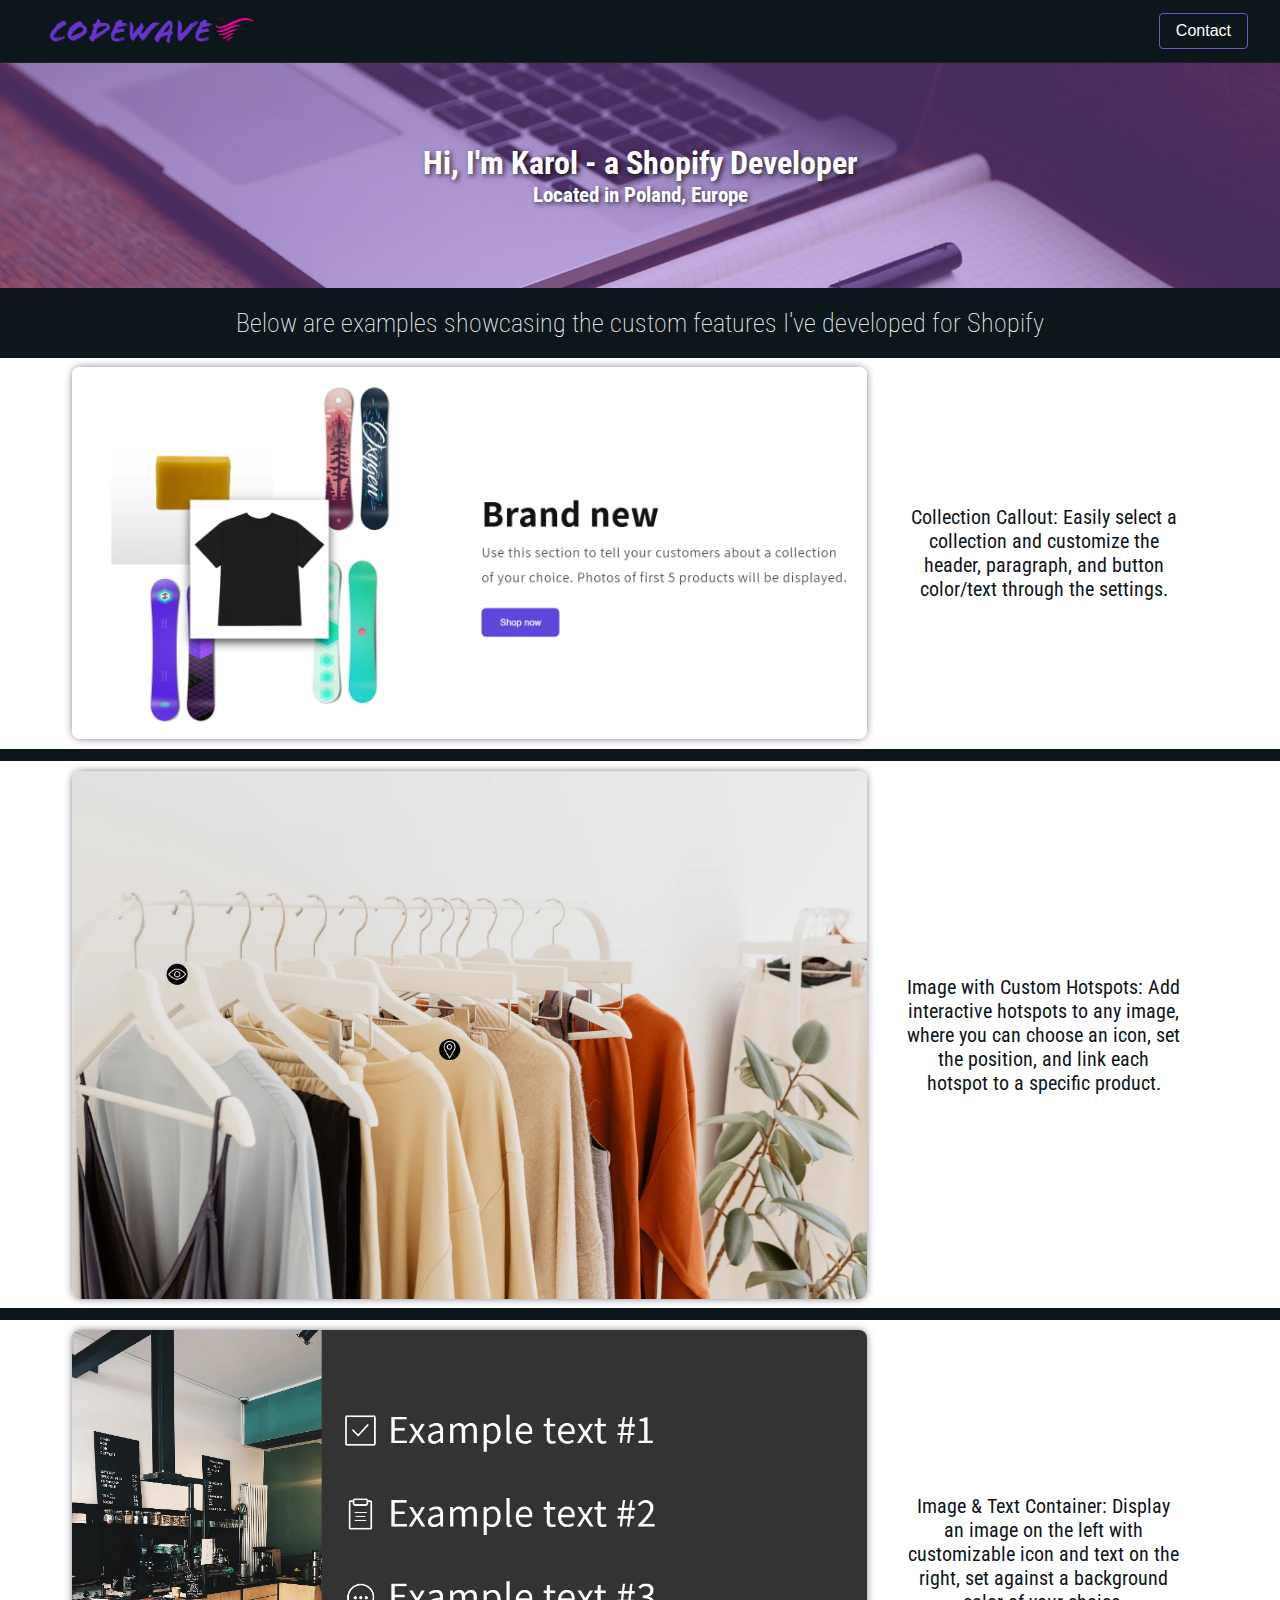
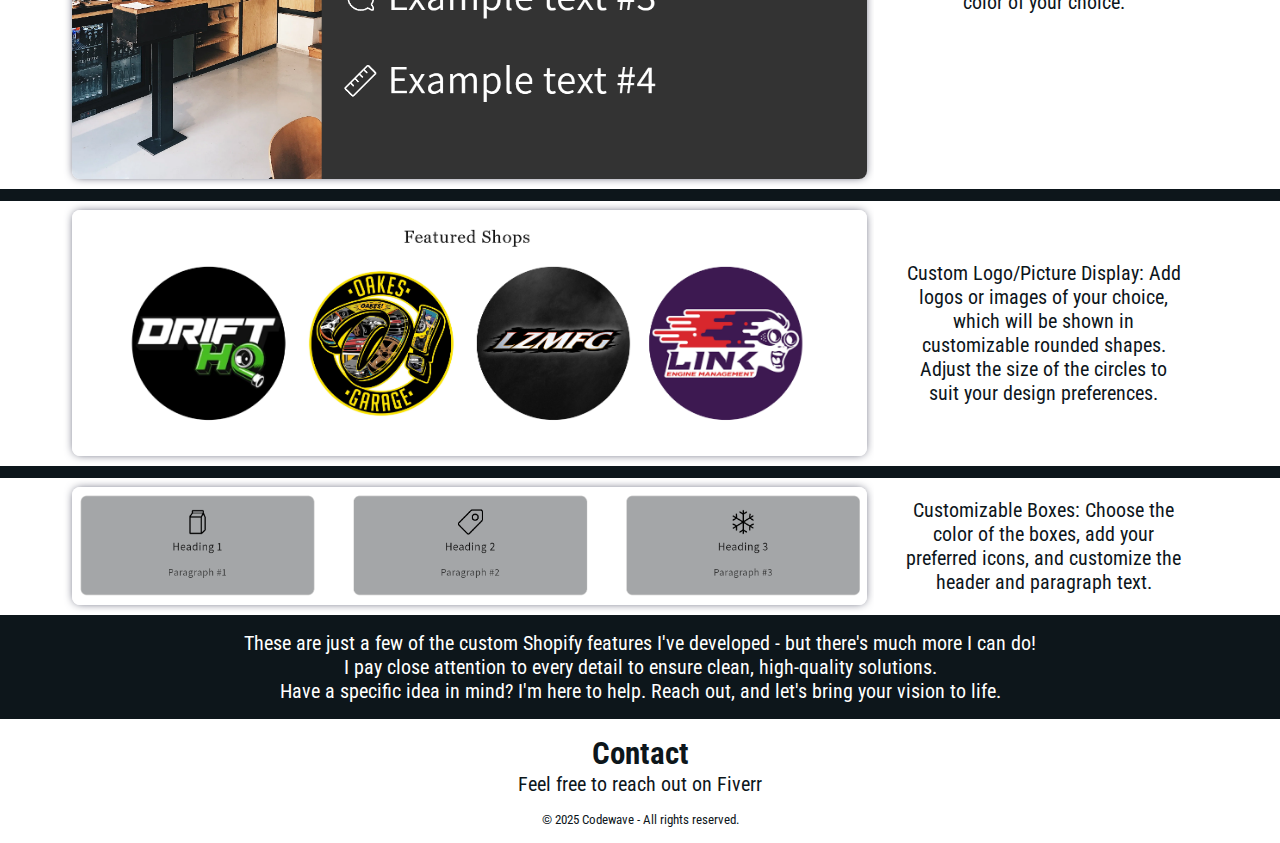
<file: index.html>
<!DOCTYPE html>
<html lang="en">
<head>
  <meta charset="UTF-8">
  <meta name="viewport" content="width=device-width, initial-scale=1.0">
  <title>Codewave - Shopify Development</title>
  <link rel="stylesheet" href="styles.css">
  <link rel="preconnect" href="https://fonts.googleapis.com">
<link rel="preconnect" href="https://fonts.gstatic.com" crossorigin>
<link href="https://fonts.googleapis.com/css2?family=Montserrat:ital,wght@0,100..900;1,100..900&family=Open+Sans:ital,wght@0,300..800;1,300..800&family=Roboto+Condensed:ital,wght@0,100..900;1,100..900&display=swap" rel="stylesheet">
<link rel="icon" type="image/x-icon" href="favicon.png">
</head>
<style>
</style>
<body>
  <nav class="navbar">
    <div class="logo">
      <img src="logo3.png">
    </div>
    <div class="nav-links">
      <a href="#Contact"><button class="login-btn">Contact</button></a>
    </div>
  </nav>
  <header>
    <div class="header-container">
      <img src="desk-593327_1920.jpg" alt="Header Image" id="Header Image">
      <div class="text-overlay">Hi, I'm Karol - a Shopify Developer<br><h6>Located in Poland, Europe</h6></div>
  </div>
  </header>
  <main>
    <div class="desc"><p>Below are examples showcasing the custom features I've developed for Shopify</p></div>
    <div class="wrapper">
    <div class="image1">
      <img src="callout1.png" alt="Callout">
    </div>
       <div class="desc-text">Collection Callout: Easily select a collection and customize the header, paragraph, and button color/text through the settings.</div>
  </div>
  <div class="wrapper border">
    <div class="image1">
      <img src="hotspots1.png" alt="Hotspots">
    </div>
       <div class="desc-text">Image with Custom Hotspots: Add interactive hotspots to any image, where you can choose an icon, set the position, and link each hotspot to a specific product. </div>
  </div>
  <div class="wrapper border">
    <div class="image1">
      <img src="checklist1.png" alt="Checklist">
    </div>
       <div class="desc-text">Image & Text Container: Display an image on the left with customizable icon and text on the right, set against a background color of your choice.</div>
  </div>
  <div class="wrapper border">
    <div class="image1">
      <img src="shopso2.png" alt="Shops">
    </div>
       <div class="desc-text">Custom Logo/Picture Display: Add logos or images of your choice, which will be shown in customizable rounded shapes. Adjust the size of the circles to suit your design preferences.</div>
  </div>
  <div class="wrapper border image-large">
    <div class="image1">
      <img src="boxes12.png" alt="Boxes">
    </div>
       <div class="desc-text">Customizable Boxes: Choose the color of the boxes, add your preferred icons, and customize the header and paragraph text.
       </div>
  </div>
  <div class="wrapper2 image-small border">
    <img src="boxes12mobile.png" class="mobile" alt="Boxes">
      <div class="desc-text">Customizable Boxes: Choose the color of the boxes, add your preferred icons, and customize the header and paragraph text.
      </div>
  </div>
  <div class="summary">
    <p>These are just a few of the custom Shopify features I've developed - but there's much more I can do!</p>
    <p>I pay close attention to every detail to ensure clean, high-quality solutions.</p>
    <p>Have a specific idea in mind? I'm here to help. Reach out, and let's bring your vision to life.</p>
  </div>
  <div class="contact" id="Contact">
    <h2>Contact</h2>
    <div class="email">Feel free to reach out on Fiverr</b></div>
    <div class="copyright">© 2025 Codewave - All rights reserved.</div>
  </div>
  </main>
</body>
</html>
</file>
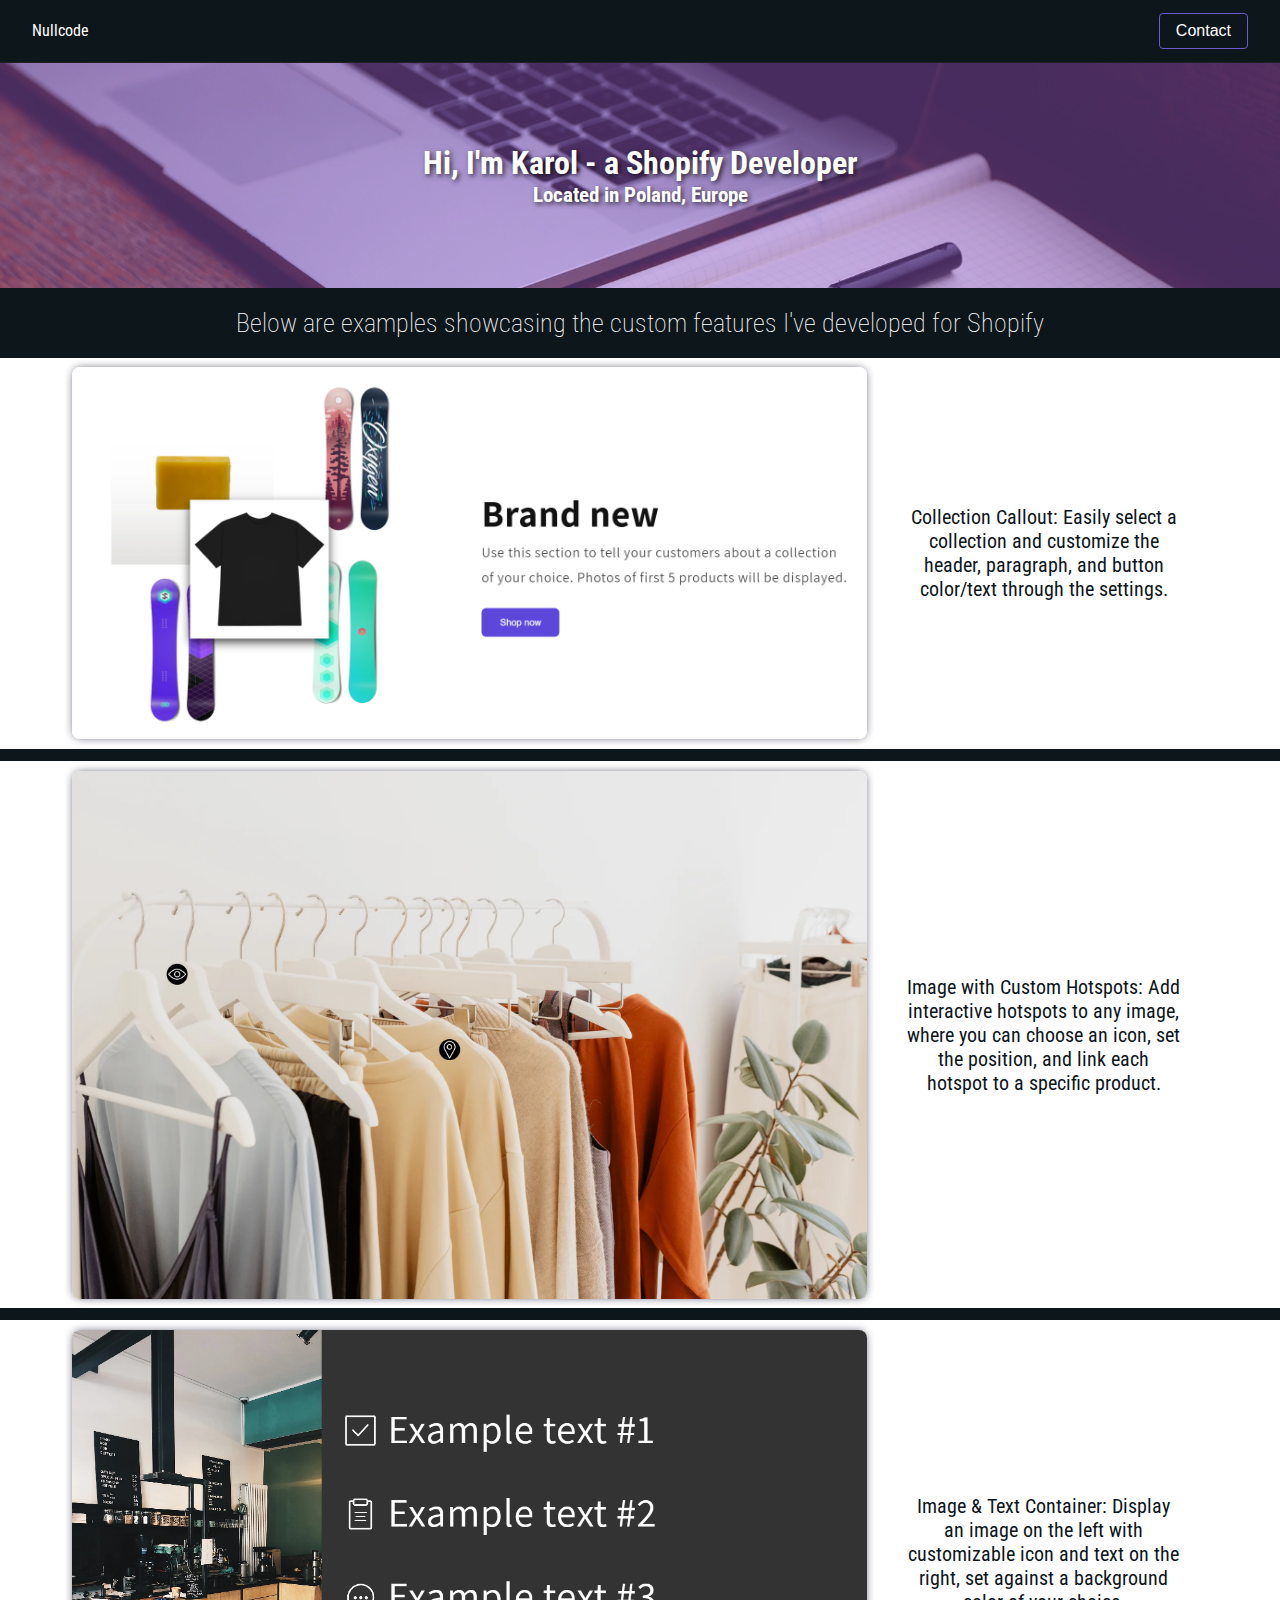
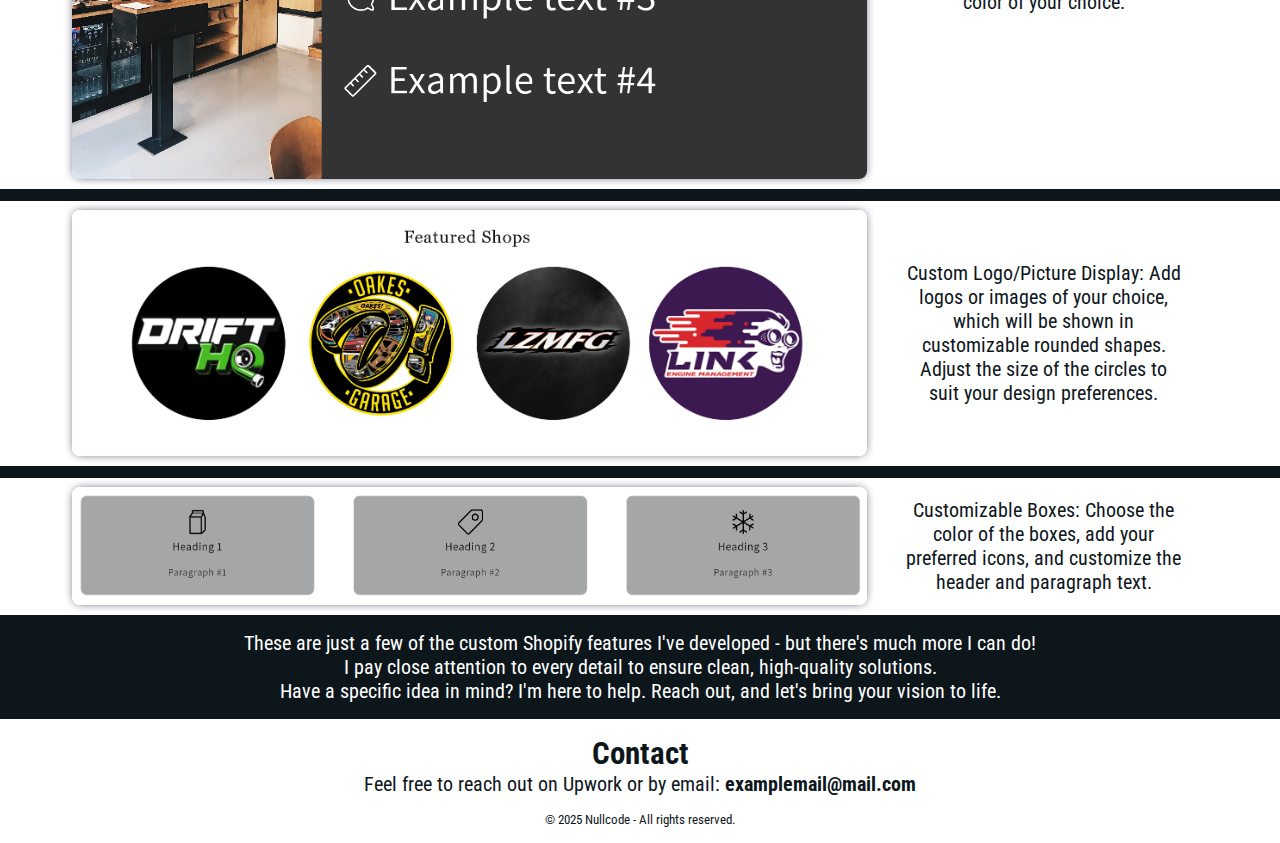
<file: website2.html>
<!DOCTYPE html>
<html lang="en">
<head>
  <meta charset="UTF-8">
  <meta name="viewport" content="width=device-width, initial-scale=1.0">
  <title>Nullcode - Shopify Development</title>
  <link rel="stylesheet" href="styles.css">
  <link rel="preconnect" href="https://fonts.googleapis.com">
<link rel="preconnect" href="https://fonts.gstatic.com" crossorigin>
<link href="https://fonts.googleapis.com/css2?family=Montserrat:ital,wght@0,100..900;1,100..900&family=Open+Sans:ital,wght@0,300..800;1,300..800&family=Roboto+Condensed:ital,wght@0,100..900;1,100..900&display=swap" rel="stylesheet">
</head>
<style>
</style>
<body>
  <nav class="navbar">
    <div class="logo">
      <span>Nullcode</span>
    </div>
    <div class="nav-links">
      <a href="#Contact"><button class="login-btn">Contact</button></a>
    </div>
  </nav>
  <header>
    <div class="header-container">
      <img src="/desk-593327_1920.jpg" alt="Header Image" id="Header Image">
      <div class="text-overlay">Hi, I'm Karol - a Shopify Developer<br><h6>Located in Poland, Europe</h6></div>
  </div>
  </header>
  <main>
    <div class="desc"><p>Below are examples showcasing the custom features I've developed for Shopify</p></div>
    <div class="wrapper">
    <div class="image1">
      <img src="/callout1.png" alt="Callout">
    </div>
       <div class="desc-text">Collection Callout: Easily select a collection and customize the header, paragraph, and button color/text through the settings.</div>
  </div>
  <div class="wrapper border">
    <div class="image1">
      <img src="/hotspots1.png" alt="Hotspots">
    </div>
       <div class="desc-text">Image with Custom Hotspots: Add interactive hotspots to any image, where you can choose an icon, set the position, and link each hotspot to a specific product. </div>
  </div>
  <div class="wrapper border">
    <div class="image1">
      <img src="/checklist1.png" alt="Checklist">
    </div>
       <div class="desc-text">Image & Text Container: Display an image on the left with customizable icon and text on the right, set against a background color of your choice.</div>
  </div>
  <div class="wrapper border">
    <div class="image1">
      <img src="/shopso2.png" alt="Shops">
    </div>
       <div class="desc-text">Custom Logo/Picture Display: Add logos or images of your choice, which will be shown in customizable rounded shapes. Adjust the size of the circles to suit your design preferences.</div>
  </div>
  <div class="wrapper border image-large">
    <div class="image1">
      <img src="/boxes12.png" alt="Boxes">
    </div>
       <div class="desc-text">Customizable Boxes: Choose the color of the boxes, add your preferred icons, and customize the header and paragraph text.
       </div>
  </div>
  <div class="wrapper2 image-small border">
    <img src="/boxes12mobile.png" class="mobile" alt="Boxes">
      <div class="desc-text">Customizable Boxes: Choose the color of the boxes, add your preferred icons, and customize the header and paragraph text.
      </div>
  </div>
  <div class="summary">
    <p>These are just a few of the custom Shopify features I've developed - but there's much more I can do!</p>
    <p>I pay close attention to every detail to ensure clean, high-quality solutions.</p>
    <p>Have a specific idea in mind? I'm here to help. Reach out, and let's bring your vision to life.</p>
  </div>
  <div class="contact" id="Contact">
    <h2>Contact</h2>
    <div class="email">Feel free to reach out on Upwork or by email: <b>examplemail@mail.com</b></div>
    <div class="copyright">© 2025 Nullcode - All rights reserved.</div>
  </div>
  </main>
</body>
</html>
</file>
<file: styles.css>
* {
    margin: 0;
    padding: 0;
    box-sizing: border-box;
  }
  
  html {
    scroll-behavior: smooth;
  }

  img {
    display: block;
    max-width: 100%;
  }

  body {
    font-family: "Roboto Condensed", serif;
    background-color: rgb(13, 22, 27); 
    color: white;
  }
  
  .navbar {
    display: flex;
    justify-content: space-between;
    align-items: center;
    padding: 0.8em 2em;
    background-color: rgb(13, 22, 27); 
    border-bottom: 1px solid #222; 
    gap: 2em;
  }
  
  .logo {
    display: flex;
    align-items: center;
    gap: 0.5rem;
  }
  

  .logo img {
    width: 15em;
  }


  .nav-links {
    display: flex;
    align-items: center;
    gap: 1rem;
  }
  
  .nav-links a {
    color: #aaa;
    text-decoration: none;
    font-size: 1rem;
  }
  
  .nav-links a:hover {
    color: white;
  }
  
  .login-btn {
    display: flex;
    align-items: center;
    gap: 0.5rem;
    background: none;
    border: 1px solid #6a5acd; 
    color: white;
    padding: 0.5rem 1rem;
    border-radius: 4px;
    cursor: pointer;
    font-size: 1rem;
  }

  .login-btn:hover {
    border: 1px solid #3b2ba8;
  }
  
  @media only screen and (max-width: 768px) {
      .navbar {
          padding: 1rem 2rem;
      }
  }

  .header-container {
        position: relative;
        height: 25vh;
        overflow: hidden;
        display: flex;
        justify-content: center;
        align-items: center;
  }

  .header-container img {
    position: absolute;
    width: 100%;
    height: 130%;
    object-fit: cover;
    top: 0;
    left: 0;
    transform: translateY(0);
    transition: transform 0.1s linear;
}

.text-overlay {
    position: absolute;
    color: white;
    font-size: 2rem;
    font-weight: bold;
    text-shadow: 2px 2px 5px rgba(0, 0, 0, 0.7);
    z-index: 999;
    text-align: center;
}

.header-container::after {
    content: "";
    position: absolute;
    top: 0;
    left: 0;
    width: 100%;
    height: 100%;
    background-color: rgba(125, 32, 201, 0.3); 
    pointer-events: none; 
}

.desc {
    background-color: rgb(13, 22, 27);
    color: white;
    font-size: clamp(1rem, 2vw, 2rem);
    font-weight: 150;
    padding: 1.25rem 2.5rem;
    text-align: center;
}

.image1 {
    background: white;
    box-shadow: 0px 0px 10px -2px rgba(66, 68, 90, 1);
    transition: transform 0.3s ease;
    border-radius: 8px;
}

.image1:hover {
  transform: scale(1.005);
}

.image1 img {
    width: 100%;
    border-radius: 8px;
}

.wrapper {
    display: grid;
    grid-template-columns: 1fr;
    align-items: center;
    background-color: rgb(255, 255, 255);
    padding: 0.3rem 1.5rem;
    gap: 0.4rem;
}

.border {
  border-top: 12px solid rgb(13, 22, 27);
}

@media (min-width: 768px) {
    .wrapper {
      grid-template-columns: 70% 30%;
      padding: 0.6rem 4.5rem;
    }
  }

.desc-text {
    color: rgb(13, 22, 27);
    background: rgb(255, 255, 255);
    height: 100%;
    display: flex;
    align-items: center;
    justify-content: center;
    font-size: clamp(0.9rem, 1.6vw, 1.7rem);
    padding: 0.2rem 2.0rem;
    text-align: center;
    word-wrap: break-word;
}

.summary {
  text-align: center;
  font-size: clamp(0.9rem, 1.6vw, 1.7rem);
  padding: 1rem 2.5rem;
}

.contact {
  background-color: white;
  color: rgb(13, 22, 27);
  text-align: center;
  font-size: clamp(0.9rem, 1.6vw, 1.7rem);
  padding: 1rem 2.5rem;
  display: flex;
  flex-direction: column;
  align-items: center;
  justify-content: center;
}

.email {
  width: 50%;
  font-size: clamp(0.9rem, 1.6vw, 1.7rem);
}

.copyright {
  width: 50%;
  margin-top: 1rem;
  font-size: clamp(0.5rem, 1.0vw, 1.4rem);
}

@media (min-width: 769px) {
  .image-small {
    display: none;
  }
}
@media (max-width: 769px) {
  .image-large {
    display: none;
  }
}

.mobile {
  width: 50%;
  margin-inline: auto;
  box-shadow: 0px 0px 10px -2px rgba(66, 68, 90, 1);
  border-radius: 8px;
  margin-bottom: 0.3rem;
  transition: transform 0.3s ease;
}

.mobile:hover {
  transform: scale(1.005);
}

.wrapper2 {
  background: white;
  padding: 0.3rem 1.5rem;
}
</file>
